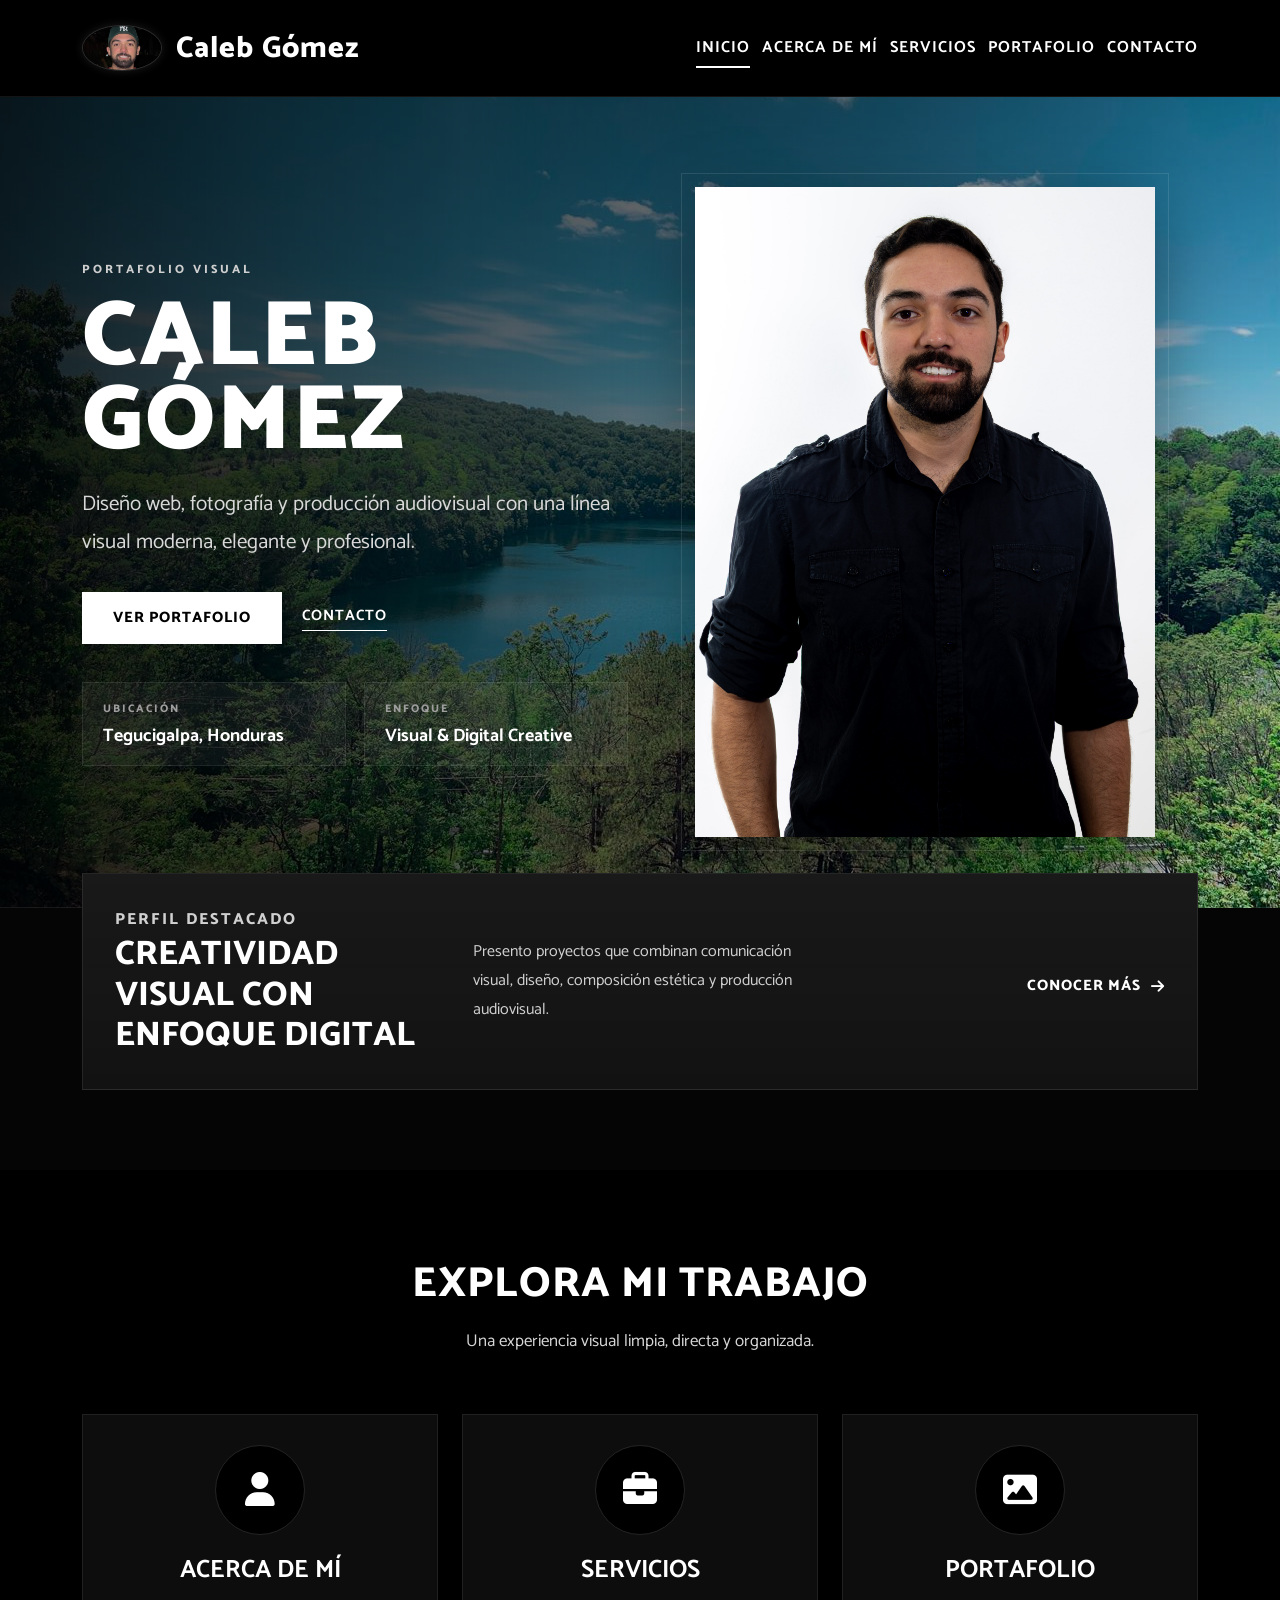
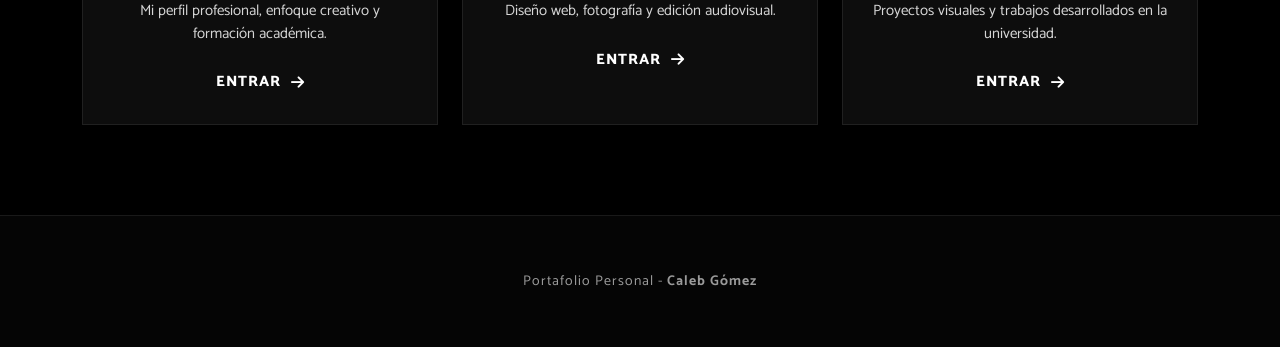
<file: index.html>
<!DOCTYPE html>
<html lang="es">
<head>
<meta charset="utf-8">
<meta name="viewport" content="width=device-width, initial-scale=1">
<title>Inicio | Caleb Gómez</title>
<meta name="description" content="Portafolio personal de Caleb Gómez. Diseño web, fotografía y producción audiovisual.">
<meta name="keywords" content="Caleb Gómez, portafolio, diseño web, fotografía, edición de video">
<meta name="author" content="Caleb Gómez">

<link href="img/favicon.png" rel="shortcut icon">
<link href="css/bootstrap.min.css" rel="stylesheet">
<link href="css/bootstrap-custom.css" rel="stylesheet">
<link href="css/style.css" rel="stylesheet">
<link rel="stylesheet" href="https://cdnjs.cloudflare.com/ajax/libs/font-awesome/6.5.2/css/all.min.css">
<link rel="preconnect" href="https://fonts.googleapis.com">
<link rel="preconnect" href="https://fonts.gstatic.com" crossorigin>
<link href="https://fonts.googleapis.com/css2?family=Catamaran:wght@300;400;500;600;700;800;900&display=swap" rel="stylesheet">
</head>
<body>

<header>
	<div class="container">
		<nav class="navbar navbar-expand-lg navbar-light bg-light">
			<a class="navbar-brand brand-identity" href="index.html">
				<img src="img/caleb-header.jpg" alt="Caleb Gómez" class="brand-avatar">
				<span class="brand-name">Caleb Gómez</span>
			</a>

			<button class="navbar-toggler" type="button" data-bs-toggle="collapse" data-bs-target="#navbar" aria-controls="navbar" aria-expanded="false" aria-label="Abrir navegación">
				<span class="navbar-toggler-icon"></span>
			</button>

			<div class="collapse navbar-collapse" id="navbar">
				<ul class="navbar-nav ms-auto">
					<li class="nav-item"><a class="nav-link active-link nav-transition" href="index.html">Inicio</a></li>
					<li class="nav-item"><a class="nav-link nav-transition" href="acerca.html">Acerca de mí</a></li>
					<li class="nav-item"><a class="nav-link nav-transition" href="servicios.html">Servicios</a></li>
					<li class="nav-item"><a class="nav-link nav-transition" href="portafolio.html">Portafolio</a></li>
					<li class="nav-item"><a class="nav-link nav-transition" href="contacto.html">Contacto</a></li>
				</ul>
			</div>
		</nav>
	</div>
</header>

<main>

<section class="hero-mg page-home">
	<div class="container">
		<div class="row align-items-center gy-5">

			<div class="col-lg-6 col-md-12">
				<div class="hero-mg-content">
					<span class="hero-mg-kicker">PORTAFOLIO VISUAL</span>
					<h1>CALEB<br>GÓMEZ</h1>
					<p>
						Diseño web, fotografía y producción audiovisual con una línea
						visual moderna, elegante y profesional.
					</p>

					<div class="hero-mg-actions">
						<a href="portafolio.html" class="btn-main">Ver portafolio</a>
						<a href="contacto.html" class="btn-line">Contacto</a>
					</div>

					<div class="hero-mg-meta">
						<div>
							<span>Ubicación</span>
							<h4>Tegucigalpa, Honduras</h4>
						</div>
						<div>
							<span>Enfoque</span>
							<h4>Visual & Digital Creative</h4>
						</div>
					</div>
				</div>
			</div>

			<div class="col-lg-6 col-md-12">
				<div class="hero-mg-image-wrap">
					<img src="img/caleb-main.JPEG" alt="Fotografía principal de Caleb Gómez" class="hero-mg-image">
				</div>
			</div>

		</div>
	</div>
</section>

<section class="featured-strip">
	<div class="container">
		<div class="featured-strip-box">
			<div class="row gy-4 align-items-center">
				<div class="col-lg-4">
					<p class="featured-label">PERFIL DESTACADO</p>
					<h3>Creatividad visual con enfoque digital</h3>
				</div>
				<div class="col-lg-4">
					<p>
						Presento proyectos que combinan comunicación visual, diseño,
						composición estética y producción audiovisual.
					</p>
				</div>
				<div class="col-lg-4 text-lg-end">
					<a href="acerca.html" class="mini-link">Conocer más <i class="fa-solid fa-arrow-right"></i></a>
				</div>
			</div>
		</div>
	</div>
</section>

<section class="quick-links section-space">
	<div class="container">
		<div class="section-title">
			<h2>Explora mi trabajo</h2>
			<p class="subtitle">
				Una experiencia visual limpia, directa y organizada.
			</p>
		</div>

		<div class="row gy-4">
			<div class="col-lg-4 col-md-6">
				<article class="service-box quick-card">
					<div class="icon">
						<i class="fa-solid fa-user"></i>
					</div>
					<h3>Acerca de mí</h3>
					<p>Mi perfil profesional, enfoque creativo y formación académica.</p>
					<a href="acerca.html" class="mini-link">Entrar <i class="fa-solid fa-arrow-right"></i></a>
				</article>
			</div>

			<div class="col-lg-4 col-md-6">
				<article class="service-box quick-card">
					<div class="icon">
						<i class="fa-solid fa-briefcase"></i>
					</div>
					<h3>Servicios</h3>
					<p>Diseño web, fotografía y edición audiovisual.</p>
					<a href="servicios.html" class="mini-link">Entrar <i class="fa-solid fa-arrow-right"></i></a>
				</article>
			</div>

			<div class="col-lg-4 col-md-6">
				<article class="service-box quick-card">
					<div class="icon">
						<i class="fa-solid fa-image"></i>
					</div>
					<h3>Portafolio</h3>
					<p>Proyectos visuales y trabajos desarrollados en la universidad.</p>
					<a href="portafolio.html" class="mini-link">Entrar <i class="fa-solid fa-arrow-right"></i></a>
				</article>
			</div>
		</div>
	</div>
</section>

</main>

<footer>
	<div class="container">
		<p>Portafolio Personal - <b>Caleb Gómez</b></p>
	</div>
</footer>

<script src="js/jquery.min.js"></script>
<script src="js/bootstrap.min.js"></script>
<script>
document.addEventListener("DOMContentLoaded", function () {
	document.body.classList.add("loaded");

	const transitionLinks = document.querySelectorAll(".nav-transition, .btn-main, .btn-line, .mini-link");

	transitionLinks.forEach(function(link){
		link.addEventListener("click", function(e){
			const href = this.getAttribute("href");
			if(href && !href.startsWith("#") && !this.hasAttribute("target")){
				e.preventDefault();
				document.body.classList.add("page-exit");
				setTimeout(function(){
					window.location.href = href;
				}, 220);
			}
		});
	});
});
</script>

</body>
</html>
</file>
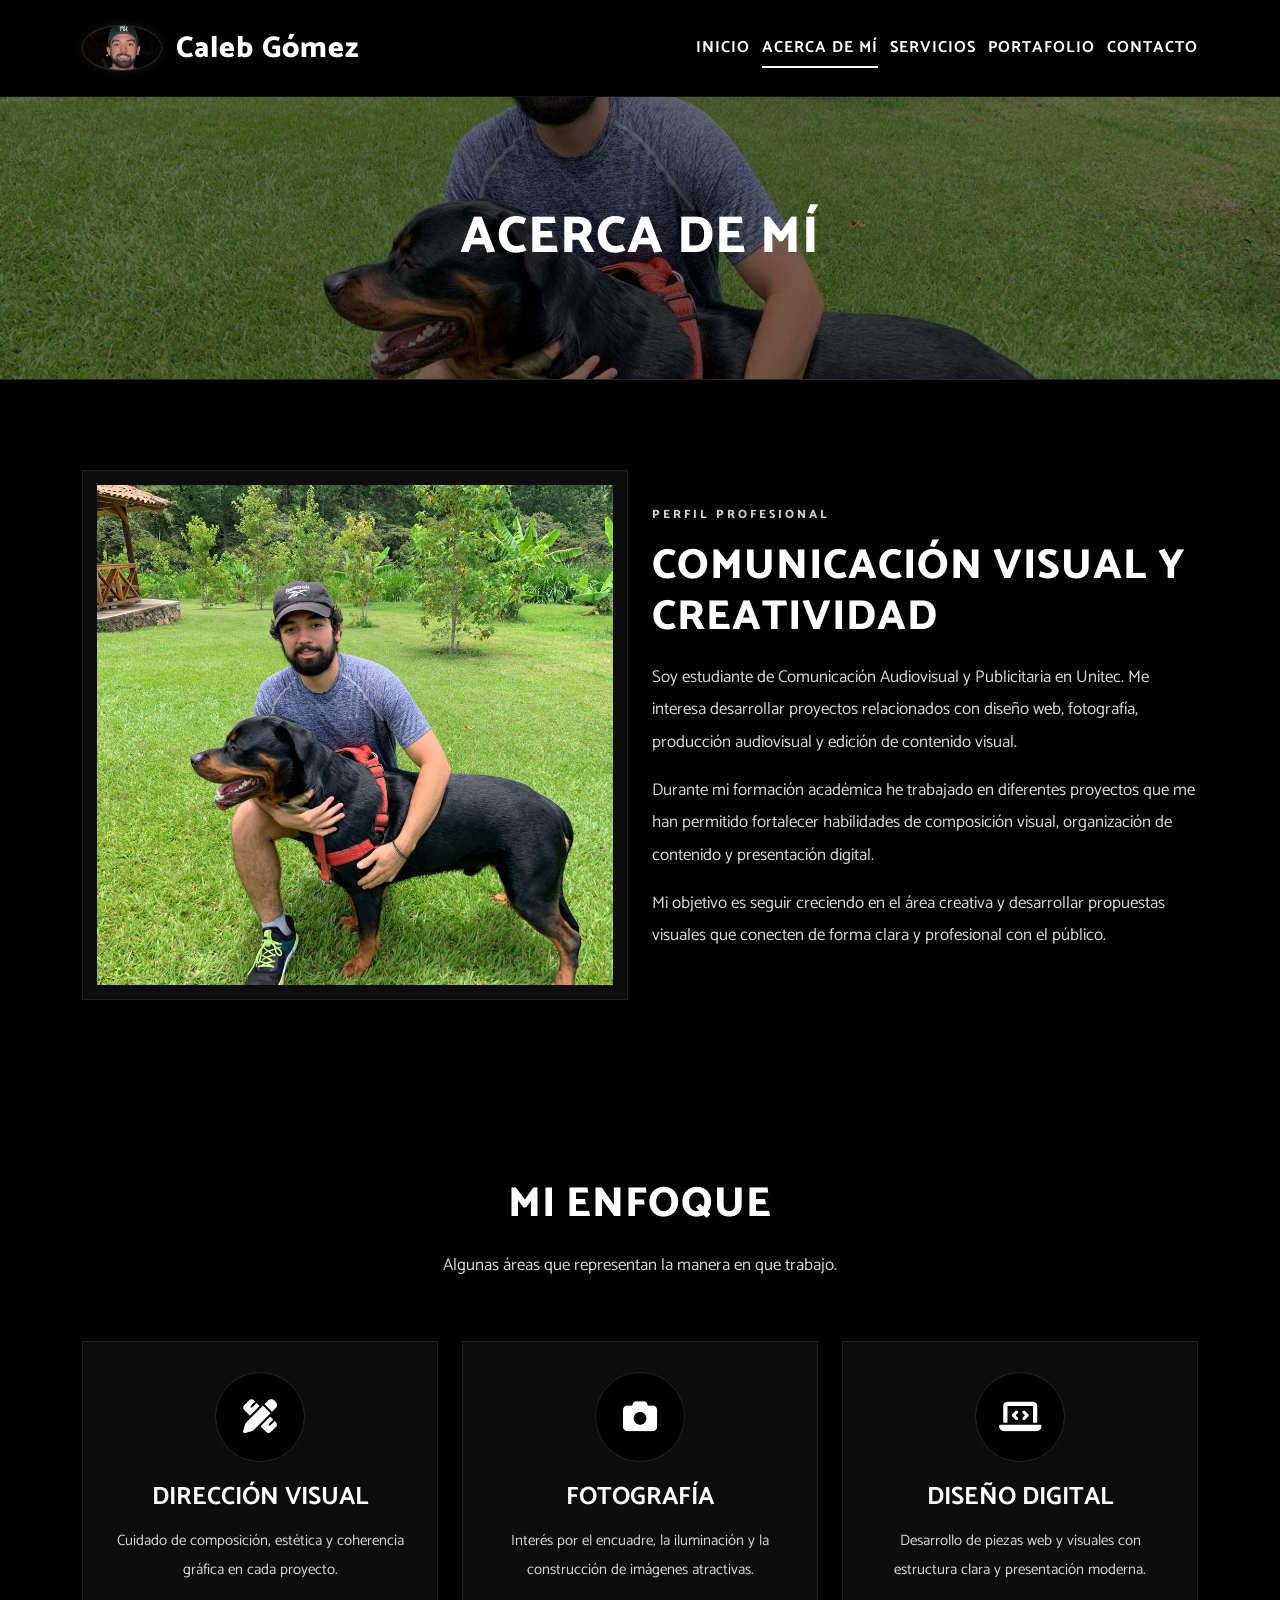
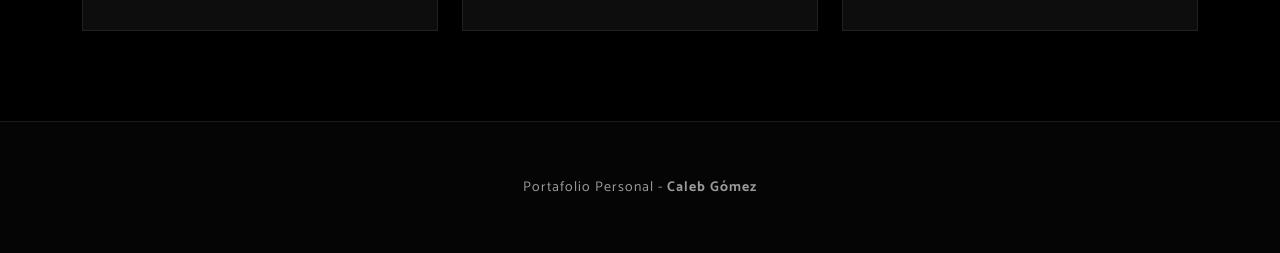
<file: acerca.html>
<!DOCTYPE html>
<html lang="es">
<head>
<meta charset="utf-8">
<meta name="viewport" content="width=device-width, initial-scale=1">
<title>Acerca de mí | Caleb Gómez</title>
<meta name="description" content="Conoce el perfil profesional de Caleb Gómez.">
<meta name="keywords" content="Caleb Gómez, acerca de mí, perfil profesional, portafolio">
<meta name="author" content="Caleb Gómez">

<link href="img/favicon.png" rel="shortcut icon">
<link href="css/bootstrap.min.css" rel="stylesheet">
<link href="css/bootstrap-custom.css" rel="stylesheet">
<link href="css/style.css" rel="stylesheet">
<link rel="stylesheet" href="https://cdnjs.cloudflare.com/ajax/libs/font-awesome/6.5.2/css/all.min.css">
<link rel="preconnect" href="https://fonts.googleapis.com">
<link rel="preconnect" href="https://fonts.gstatic.com" crossorigin>
<link href="https://fonts.googleapis.com/css2?family=Catamaran:wght@300;400;500;600;700;800;900&display=swap" rel="stylesheet">
</head>
<body>

<header>
	<div class="container">
		<nav class="navbar navbar-expand-lg navbar-light bg-light">
			<a class="navbar-brand brand-identity" href="index.html">
				<img src="img/caleb-header.jpg" alt="Caleb Gómez" class="brand-avatar">
				<span class="brand-name">Caleb Gómez</span>
			</a>

			<button class="navbar-toggler" type="button" data-bs-toggle="collapse" data-bs-target="#navbar" aria-controls="navbar" aria-expanded="false" aria-label="Abrir navegación">
				<span class="navbar-toggler-icon"></span>
			</button>

			<div class="collapse navbar-collapse" id="navbar">
				<ul class="navbar-nav ms-auto">
					<li class="nav-item"><a class="nav-link nav-transition" href="index.html">Inicio</a></li>
					<li class="nav-item"><a class="nav-link active-link nav-transition" href="acerca.html">Acerca de mí</a></li>
					<li class="nav-item"><a class="nav-link nav-transition" href="servicios.html">Servicios</a></li>
					<li class="nav-item"><a class="nav-link nav-transition" href="portafolio.html">Portafolio</a></li>
					<li class="nav-item"><a class="nav-link nav-transition" href="contacto.html">Contacto</a></li>
				</ul>
			</div>
		</nav>
	</div>
</header>

<main>

<section class="page-banner page-acerca">
	<div class="container">
		<h1>Acerca de mí</h1>
	</div>
</section>

<section class="about section-space">
	<div class="container">
		<div class="row align-items-center gy-5">
			<div class="col-lg-6 col-md-12">
				<div class="about-image-card">
					<img src="img/background-acerca-de-mi.jpeg" alt="Caleb Gómez en exterior" class="about-cover-img">
				</div>
			</div>

			<div class="col-lg-6 col-md-12">
				<span class="hero-mg-kicker">PERFIL PROFESIONAL</span>
				<h2>Comunicación visual y creatividad</h2>
				<p>
					Soy estudiante de Comunicación Audiovisual y Publicitaria en Unitec.
					Me interesa desarrollar proyectos relacionados con diseño web,
					fotografía, producción audiovisual y edición de contenido visual.
				</p>
				<p>
					Durante mi formación académica he trabajado en diferentes proyectos
					que me han permitido fortalecer habilidades de composición visual,
					organización de contenido y presentación digital.
				</p>
				<p>
					Mi objetivo es seguir creciendo en el área creativa y desarrollar
					propuestas visuales que conecten de forma clara y profesional con el público.
				</p>
			</div>
		</div>
	</div>
</section>

<section class="information section-space">
	<div class="container">
		<div class="section-title">
			<h2>Mi enfoque</h2>
			<p class="subtitle">
				Algunas áreas que representan la manera en que trabajo.
			</p>
		</div>

		<div class="row gy-4">
			<div class="col-lg-4 col-md-6">
				<article class="service-box">
					<div class="icon">
						<i class="fa-solid fa-pen-ruler"></i>
					</div>
					<h3>Dirección visual</h3>
					<p>Cuidado de composición, estética y coherencia gráfica en cada proyecto.</p>
				</article>
			</div>

			<div class="col-lg-4 col-md-6">
				<article class="service-box">
					<div class="icon">
						<i class="fa-solid fa-camera"></i>
					</div>
					<h3>Fotografía</h3>
					<p>Interés por el encuadre, la iluminación y la construcción de imágenes atractivas.</p>
				</article>
			</div>

			<div class="col-lg-4 col-md-6">
				<article class="service-box">
					<div class="icon">
						<i class="fa-solid fa-laptop-code"></i>
					</div>
					<h3>Diseño digital</h3>
					<p>Desarrollo de piezas web y visuales con estructura clara y presentación moderna.</p>
				</article>
			</div>
		</div>
	</div>
</section>

</main>

<footer>
	<div class="container">
		<p>Portafolio Personal - <b>Caleb Gómez</b></p>
	</div>
</footer>

<script src="js/jquery.min.js"></script>
<script src="js/bootstrap.min.js"></script>
<script>
document.addEventListener("DOMContentLoaded", function () {
	document.body.classList.add("loaded");

	const transitionLinks = document.querySelectorAll(".nav-transition, .mini-link");

	transitionLinks.forEach(function(link){
		link.addEventListener("click", function(e){
			const href = this.getAttribute("href");
			if(href && !href.startsWith("#") && !this.hasAttribute("target")){
				e.preventDefault();
				document.body.classList.add("page-exit");
				setTimeout(function(){
					window.location.href = href;
				}, 220);
			}
		});
	});
});
</script>

</body>
</html>
</file>
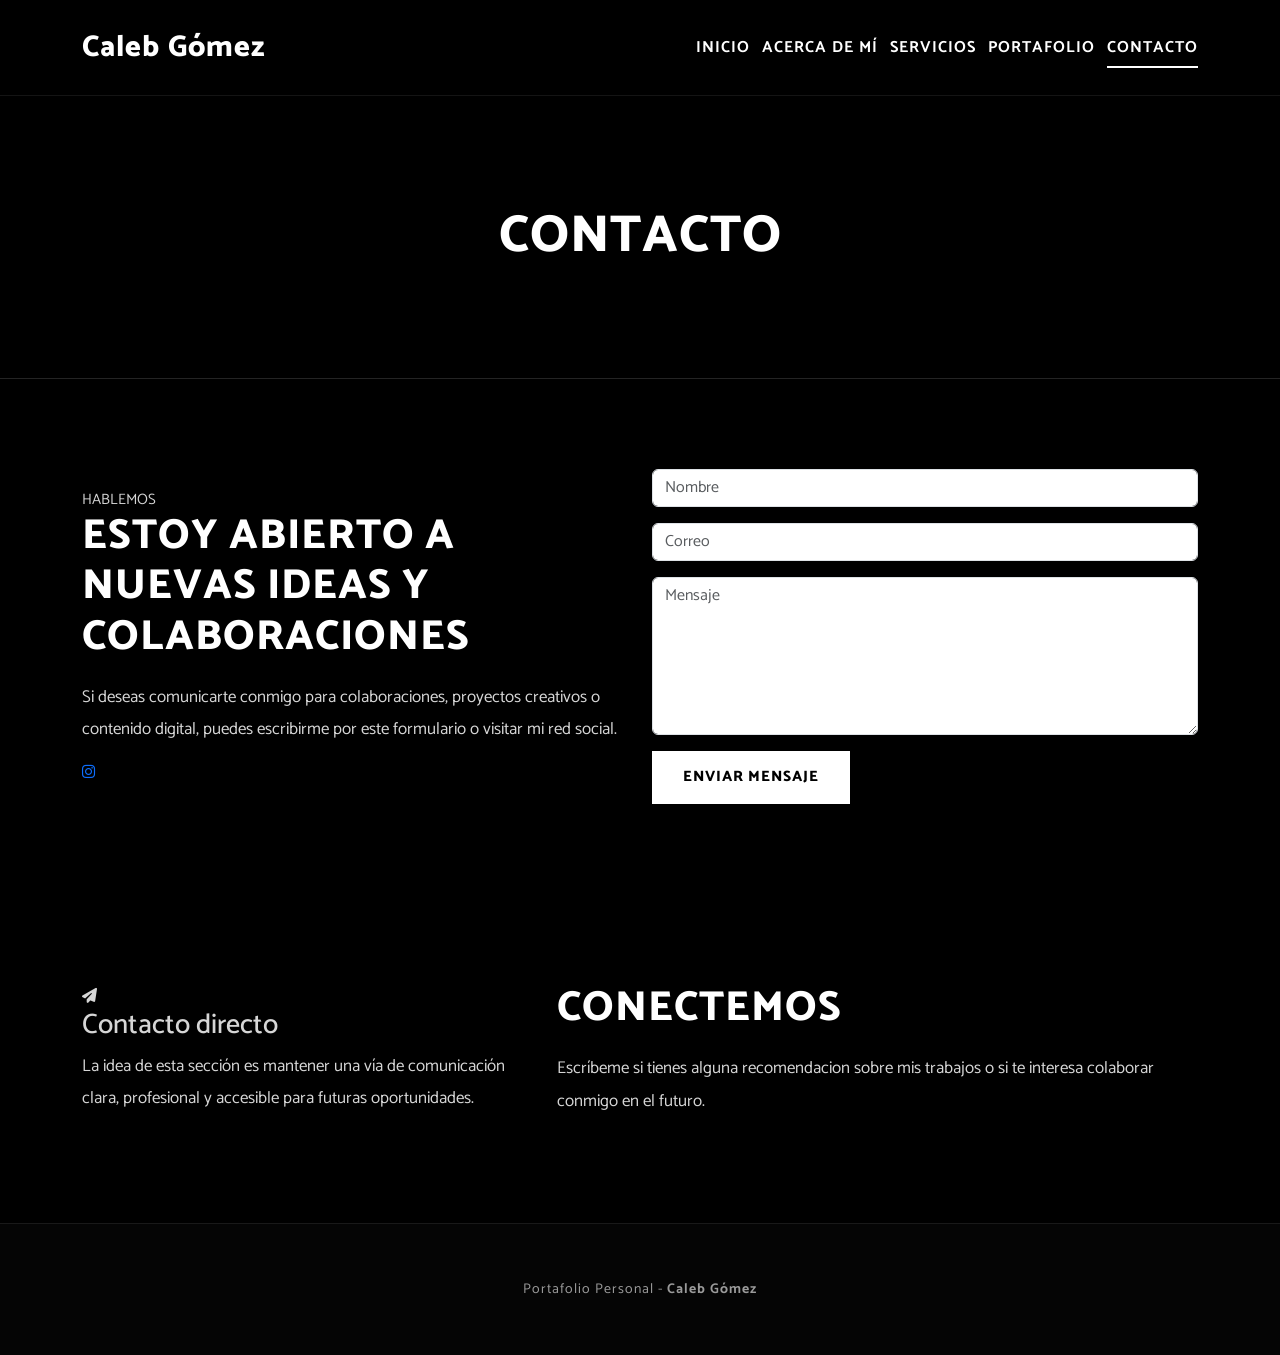
<file: contacto.html>
<!DOCTYPE html>
<html lang="es">
<head>
<meta charset="utf-8">
<meta name="viewport" content="width=device-width, initial-scale=1">
<title>Contacto | Portafolio Caleb Gómez</title>
<meta name="description" content="Contacto de Caleb Gómez para colaboraciones, proyectos creativos y contenido digital.">
<meta name="keywords" content="Caleb Gómez, contacto, portafolio, instagram, proyectos creativos">
<meta name="author" content="Caleb Gómez">

<link href="img/favicon.png" rel="shortcut icon">
<link href="css/bootstrap.min.css" rel="stylesheet">
<link href="css/bootstrap-custom.css" rel="stylesheet">
<link href="css/style.css" rel="stylesheet">
<link rel="stylesheet" href="https://cdnjs.cloudflare.com/ajax/libs/font-awesome/6.5.2/css/all.min.css">
<link rel="preconnect" href="https://fonts.googleapis.com">
<link rel="preconnect" href="https://fonts.gstatic.com" crossorigin>
<link href="https://fonts.googleapis.com/css2?family=Catamaran:wght@300;400;500;600;700;800;900&display=swap" rel="stylesheet">
</head>
<body>

<header>
	<div class="container">
		<nav class="navbar navbar-expand-lg navbar-light bg-light">
			<a class="navbar-brand brand-name" href="index.html">Caleb Gómez</a>

			<button class="navbar-toggler" type="button" data-bs-toggle="collapse" data-bs-target="#navbar" aria-controls="navbar" aria-expanded="false" aria-label="Abrir navegación">
				<span class="navbar-toggler-icon"></span>
			</button>

			<div class="collapse navbar-collapse" id="navbar">
				<ul class="navbar-nav ms-auto">
					<li class="nav-item"><a class="nav-link nav-transition" href="index.html">Inicio</a></li>
					<li class="nav-item"><a class="nav-link nav-transition" href="acerca.html">Acerca de mí</a></li>
					<li class="nav-item"><a class="nav-link nav-transition" href="servicios.html">Servicios</a></li>
					<li class="nav-item"><a class="nav-link nav-transition" href="portafolio.html">Portafolio</a></li>
					<li class="nav-item"><a class="nav-link active-link nav-transition" href="contacto.html">Contacto</a></li>
				</ul>
			</div>
		</nav>
	</div>
</header>

<main>

<section class="page-banner">
	<div class="container">
		<h1>Contacto</h1>
	</div>
</section>

<section class="contact section-space">
	<div class="container">
		<div class="row align-items-center gy-5">

			<div class="col-lg-6 col-md-12">
				<span class="hero-label">HABLEMOS</span>
				<h2>Estoy abierto a nuevas ideas y colaboraciones</h2>
				<p>
					Si deseas comunicarte conmigo para colaboraciones, proyectos creativos
					o contenido digital, puedes escribirme por este formulario o visitar mi red social.
				</p>

				<div class="social-links">
					<a href="https://www.instagram.com/joshkleb/" target="_blank" aria-label="Instagram de Caleb Gómez">
						<i class="fa-brands fa-instagram"></i>
					</a>
				</div>
			</div>

			<div class="col-lg-6 col-md-12">
				<form class="contact-form">
					<div class="mb-3">
						<input type="text" class="form-control" placeholder="Nombre" required>
					</div>

					<div class="mb-3">
						<input type="email" class="form-control" placeholder="Correo" required>
					</div>

					<div class="mb-3">
						<textarea class="form-control" rows="6" placeholder="Mensaje" required></textarea>
					</div>

					<button type="submit" class="btn-main">Enviar mensaje</button>
				</form>
			</div>

		</div>
	</div>
</section>

<section class="about section-space">
	<div class="container">
		<div class="row align-items-center gy-4">
			<div class="col-lg-5 col-md-12">
				<div class="highlight-card">
					<div class="highlight-icon">
						<i class="fa-solid fa-paper-plane"></i>
					</div>
					<h3>Contacto directo</h3>
					<p>
						La idea de esta sección es mantener una vía de comunicación clara,
						profesional y accesible para futuras oportunidades.
					</p>
				</div>
			</div>

			<div class="col-lg-7 col-md-12">
				<h2>Conectemos</h2>
				<p>
					Escríbeme si tienes alguna recomendacion sobre mis trabajos o si te interesa colaborar conmigo en el futuro.
				</p>
				
			</div>
		</div>
	</div>
</section>

</main>

<footer>
	<div class="container">
		<p>Portafolio Personal - <b>Caleb Gómez</b></p>
	</div>
</footer>

<script src="js/jquery.min.js"></script>
<script src="js/bootstrap.min.js"></script>

<script>
document.addEventListener("DOMContentLoaded", function () {
	document.body.classList.add("loaded");

	const transitionLinks = document.querySelectorAll(".nav-transition");

	transitionLinks.forEach(function(link){
		link.addEventListener("click", function(e){
			const href = this.getAttribute("href");

			if(href && !href.startsWith("#") && !this.hasAttribute("target")){
				e.preventDefault();
				document.body.classList.add("page-exit");

				setTimeout(function(){
					window.location.href = href;
				}, 350);
			}
		});
	});
});
</script>

</body>
</html>
</file>
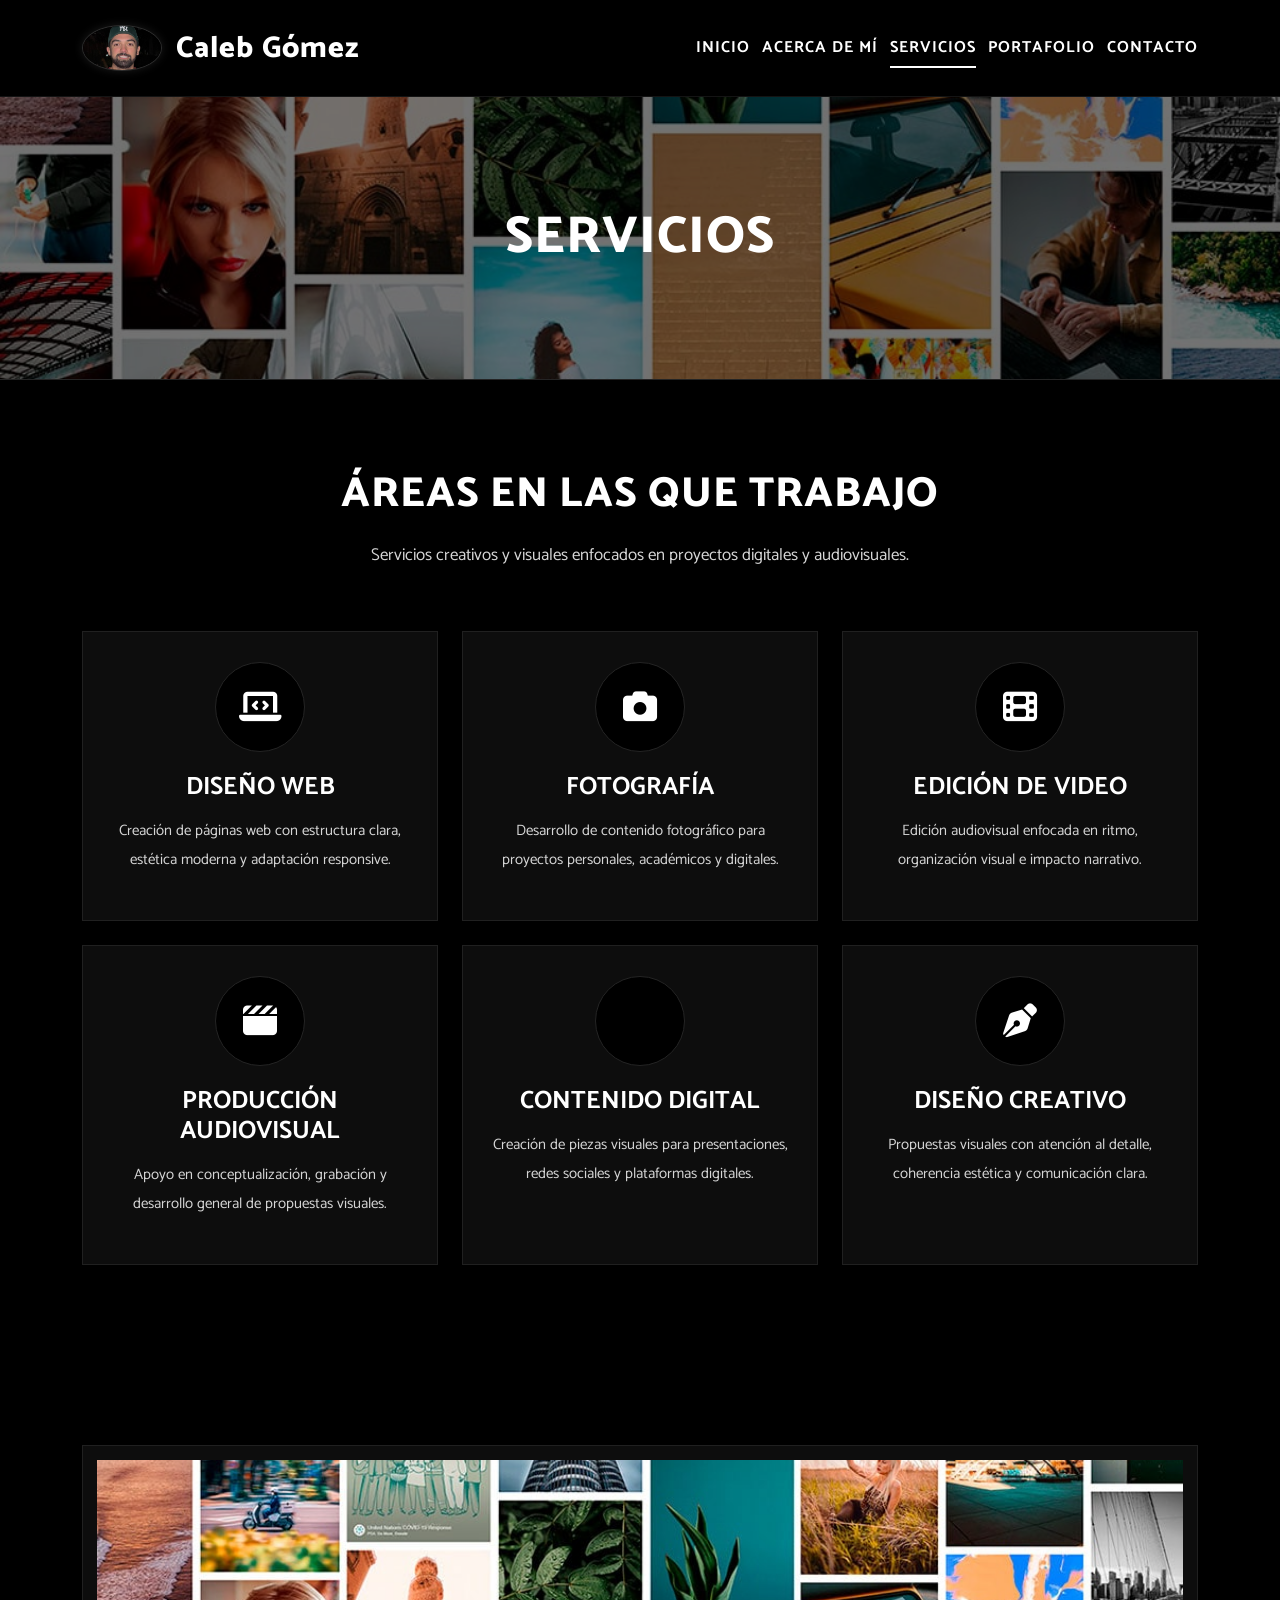
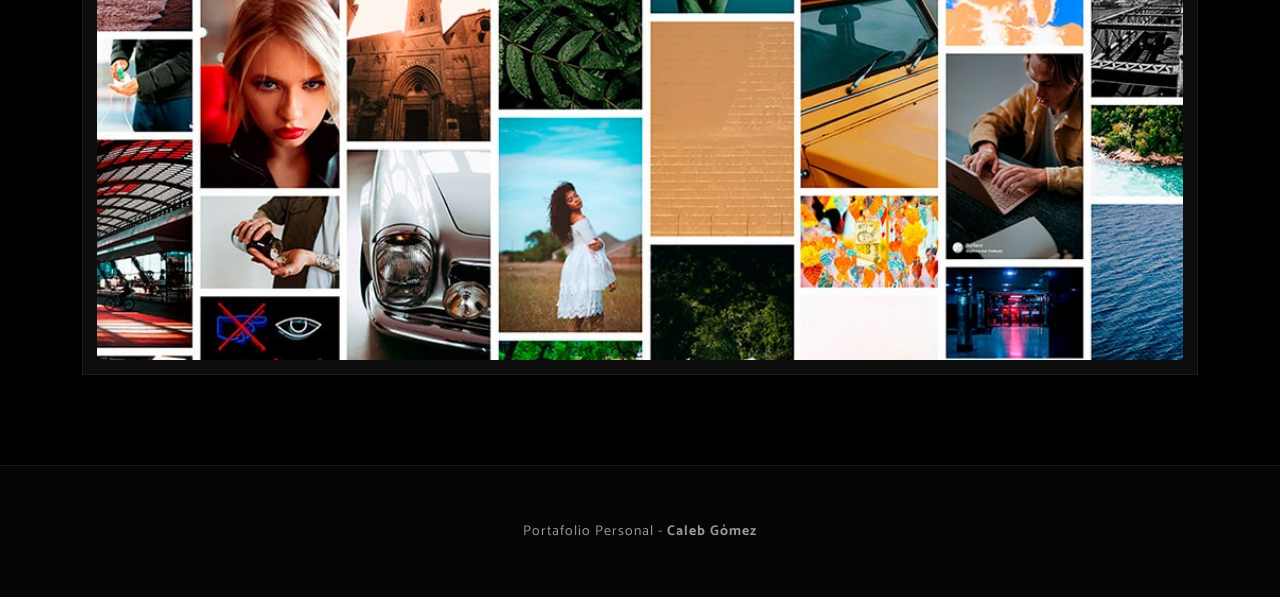
<file: servicios.html>
<!DOCTYPE html>
<html lang="es">
<head>
<meta charset="utf-8">
<meta name="viewport" content="width=device-width, initial-scale=1">
<title>Servicios | Caleb Gómez</title>
<meta name="description" content="Servicios creativos de Caleb Gómez en diseño web, fotografía y edición de video.">
<meta name="keywords" content="Caleb Gómez, servicios, diseño web, fotografía, edición de video">
<meta name="author" content="Caleb Gómez">

<link href="img/favicon.png" rel="shortcut icon">
<link href="css/bootstrap.min.css" rel="stylesheet">
<link href="css/bootstrap-custom.css" rel="stylesheet">
<link href="css/style.css" rel="stylesheet">
<link rel="stylesheet" href="https://cdnjs.cloudflare.com/ajax/libs/font-awesome/6.5.2/css/all.min.css">
<link rel="preconnect" href="https://fonts.googleapis.com">
<link rel="preconnect" href="https://fonts.gstatic.com" crossorigin>
<link href="https://fonts.googleapis.com/css2?family=Catamaran:wght@300;400;500;600;700;800;900&display=swap" rel="stylesheet">
</head>
<body>

<header>
	<div class="container">
		<nav class="navbar navbar-expand-lg navbar-light bg-light">
			<a class="navbar-brand brand-identity" href="index.html">
				<img src="img/caleb-header.jpg" alt="Caleb Gómez" class="brand-avatar">
				<span class="brand-name">Caleb Gómez</span>
			</a>

			<button class="navbar-toggler" type="button" data-bs-toggle="collapse" data-bs-target="#navbar" aria-controls="navbar" aria-expanded="false" aria-label="Abrir navegación">
				<span class="navbar-toggler-icon"></span>
			</button>

			<div class="collapse navbar-collapse" id="navbar">
				<ul class="navbar-nav ms-auto">
					<li class="nav-item"><a class="nav-link nav-transition" href="index.html">Inicio</a></li>
					<li class="nav-item"><a class="nav-link nav-transition" href="acerca.html">Acerca de mí</a></li>
					<li class="nav-item"><a class="nav-link active-link nav-transition" href="servicios.html">Servicios</a></li>
					<li class="nav-item"><a class="nav-link nav-transition" href="portafolio.html">Portafolio</a></li>
					<li class="nav-item"><a class="nav-link nav-transition" href="contacto.html">Contacto</a></li>
				</ul>
			</div>
		</nav>
	</div>
</header>

<main>

<section class="page-banner page-servicios">
	<div class="container">
		<h1>Servicios</h1>
	</div>
</section>

<section class="services section-space">
	<div class="container">
		<div class="section-title">
			<h2>Áreas en las que trabajo</h2>
			<p class="subtitle">
				Servicios creativos y visuales enfocados en proyectos digitales y audiovisuales.
			</p>
		</div>

		<div class="row gy-4">
			<div class="col-lg-4 col-md-6">
				<article class="service-box">
					<div class="icon">
						<i class="fa-solid fa-laptop-code"></i>
					</div>
					<h3>Diseño Web</h3>
					<p>Creación de páginas web con estructura clara, estética moderna y adaptación responsive.</p>
				</article>
			</div>

			<div class="col-lg-4 col-md-6">
				<article class="service-box">
					<div class="icon">
						<i class="fa-solid fa-camera"></i>
					</div>
					<h3>Fotografía</h3>
					<p>Desarrollo de contenido fotográfico para proyectos personales, académicos y digitales.</p>
				</article>
			</div>

			<div class="col-lg-4 col-md-6">
				<article class="service-box">
					<div class="icon">
						<i class="fa-solid fa-film"></i>
					</div>
					<h3>Edición de Video</h3>
					<p>Edición audiovisual enfocada en ritmo, organización visual e impacto narrativo.</p>
				</article>
			</div>

			<div class="col-lg-4 col-md-6">
				<article class="service-box">
					<div class="icon">
						<i class="fa-solid fa-clapperboard"></i>
					</div>
					<h3>Producción Audiovisual</h3>
					<p>Apoyo en conceptualización, grabación y desarrollo general de propuestas visuales.</p>
				</article>
			</div>

			<div class="col-lg-4 col-md-6">
				<article class="service-box">
					<div class="icon">
						<i class="fa-solid fa-photos"></i>
					</div>
					<h3>Contenido Digital</h3>
					<p>Creación de piezas visuales para presentaciones, redes sociales y plataformas digitales.</p>
				</article>
			</div>

			<div class="col-lg-4 col-md-6">
				<article class="service-box">
					<div class="icon">
						<i class="fa-solid fa-pen-nib"></i>
					</div>
					<h3>Diseño Creativo</h3>
					<p>Propuestas visuales con atención al detalle, coherencia estética y comunicación clara.</p>
				</article>
			</div>
		</div>
	</div>
</section>

<section class="services-image-section section-space">
	<div class="container">
		<div class="services-image-card">
			<img src="img/background-servicios.jpg" alt="Imagen abstracta de colores para servicios" class="services-cover-img">
		</div>
	</div>
</section>

</main>

<footer>
	<div class="container">
		<p>Portafolio Personal - <b>Caleb Gómez</b></p>
	</div>
</footer>

<script src="js/jquery.min.js"></script>
<script src="js/bootstrap.min.js"></script>
<script>
document.addEventListener("DOMContentLoaded", function () {
	document.body.classList.add("loaded");

	const transitionLinks = document.querySelectorAll(".nav-transition, .mini-link");

	transitionLinks.forEach(function(link){
		link.addEventListener("click", function(e){
			const href = this.getAttribute("href");
			if(href && !href.startsWith("#") && !this.hasAttribute("target")){
				e.preventDefault();
				document.body.classList.add("page-exit");
				setTimeout(function(){
					window.location.href = href;
				}, 220);
			}
		});
	});
});
</script>

</body>
</html>
</file>
<file: css/style.css>
@import url('https://fonts.googleapis.com/css2?family=Catamaran:wght@100..900&display=swap');

:root{
--menu-hover:#ffffff;
--color-titles:#ffffff;
--bg-gray:#0d0d0f;
--bg-footer:#050505;
--color-footer:#9a9a9a;
--bg-dark:#000000;
--bg-card:#0d0d0d;
--text-soft:#d6d6d6;
--border-color:#242424;
}

html{
scroll-behavior:smooth;
}

body{
font-family:'Catamaran', sans-serif;
margin:0;
color:var(--text-soft);
background-color:var(--bg-dark);
font-size:15px;
opacity:0;
transform:translateY(10px);
transition:opacity 0.35s ease, transform 0.35s ease;
overflow-x:hidden;
}

body.loaded{
opacity:1;
transform:translateY(0);
}

body.page-exit{
opacity:0;
transform:translateY(8px);
}

img{
max-width:100%;
display:block;
}

a{
transition:all 0.25s ease;
outline:0 !important;
}

header{
background-color:rgba(0,0,0,0.92);
padding:12px 0;
position:sticky;
top:0;
z-index:1000;
border-bottom:1px solid rgba(255,255,255,0.08);
}

.brand-identity{
display:flex;
align-items:center;
gap:14px;
text-decoration:none;
}

.brand-avatar{
width:46px;
height:46px;
border-radius:50%;
object-fit:cover;
object-position:50% 30%;
border:1px solid rgba(255,255,255,0.18);
box-shadow:0 0 10px rgba(255,255,255,0.10);
}

.brand-name{
font-size:30px;
font-weight:800;
color:#fff !important;
text-decoration:none;
letter-spacing:1px;
margin:0;
}

.navbar-light{
background-color:transparent !important;
font-size:16px;
}

.navbar-light .navbar-nav .nav-link{
color:#ffffff;
font-weight:700;
margin-left:12px;
text-transform:uppercase;
letter-spacing:1px;
position:relative;
padding:8px 0 !important;
}

.navbar-light .navbar-nav .nav-link::after{
content:"";
position:absolute;
left:0;
bottom:0;
width:0;
height:2px;
background:#fff;
transition:width 0.25s ease;
}

.navbar-light .navbar-nav .nav-link:hover::after,
.navbar-light .navbar-nav .active-link::after{
width:100%;
}

.navbar-light .navbar-nav .nav-link:hover,
.active-link{
color:#ffffff !important;
opacity:1;
}

.navbar-light .navbar-toggler{
background-color:transparent;
border:1px solid #fff;
border-radius:0;
}

.navbar-light .navbar-toggler:focus{
box-shadow:none;
}

.navbar-light .navbar-toggler-icon{
filter:invert(1);
}

.hero-mg{
position:relative;
padding:90px 0 70px;
min-height:88vh;
display:flex;
align-items:center;
background:
linear-gradient(90deg, rgba(0,0,0,0.85) 0%, rgba(0,0,0,0.55) 45%, rgba(0,0,0,0.15) 100%),
url("../img/background-index.jpeg");
background-size:cover;
background-position:center;
overflow:hidden;
border-bottom:1px solid rgba(255,255,255,0.08);
}

.hero-mg::after{
content:"";
position:absolute;
top:0;
left:0;
width:100%;
height:100%;
background:linear-gradient(180deg, rgba(0,0,0,0.25), transparent 40%);
pointer-events:none;
}

.hero-mg-content{
position:relative;
z-index:2;
max-width:620px;
}

.hero-mg-kicker{
display:inline-block;
font-size:12px;
font-weight:800;
letter-spacing:3px;
color:#cfcfcf;
margin-bottom:18px;
text-transform:uppercase;
}

.hero-mg h1{
font-size:92px;
line-height:0.92;
font-weight:900;
color:#fff;
letter-spacing:2px;
text-transform:uppercase;
margin-bottom:20px;
}

.hero-mg p{
font-size:21px;
line-height:1.8;
color:#d8d8d8;
max-width:560px;
margin-bottom:30px;
}

.hero-mg-actions{
display:flex;
align-items:center;
gap:20px;
flex-wrap:wrap;
margin-bottom:38px;
}

.btn-main{
display:inline-block;
background-color:#ffffff;
color:#000;
text-decoration:none;
padding:14px 30px;
border-radius:0;
font-weight:800;
border:1px solid #ffffff;
text-transform:uppercase;
letter-spacing:1px;
}

.btn-main:hover{
background-color:transparent;
color:#fff;
border:1px solid #fff;
transform:translateY(-2px);
}

.btn-line{
color:#fff;
text-decoration:none;
font-weight:700;
letter-spacing:1px;
text-transform:uppercase;
position:relative;
padding-bottom:4px;
}

.btn-line::after{
content:"";
position:absolute;
left:0;
bottom:0;
width:100%;
height:1px;
background:#fff;
transition:opacity 0.25s ease;
}

.btn-line:hover{
color:#fff;
opacity:0.75;
}

.btn-line:hover::after{
opacity:0.5;
}

.hero-mg-meta{
display:grid;
grid-template-columns:repeat(2, minmax(0,1fr));
gap:18px;
}

.hero-mg-meta div{
padding:18px 20px;
background:rgba(255,255,255,0.04);
border:1px solid rgba(255,255,255,0.08);
}

.hero-mg-meta span{
display:block;
font-size:11px;
font-weight:800;
letter-spacing:2px;
text-transform:uppercase;
color:#9f9f9f;
margin-bottom:8px;
}

.hero-mg-meta h4{
font-size:18px;
font-weight:700;
color:#fff;
margin:0;
}

.hero-mg-image-wrap{
position:relative;
z-index:2;
max-width:460px;
margin:0 auto;
}

.hero-mg-image-wrap::before{
content:"";
position:absolute;
inset:-14px;
border:1px solid rgba(255,255,255,0.10);
pointer-events:none;
}

.hero-mg-image{
width:100%;
height:650px;
object-fit:cover;
object-position:center top;
display:block;
box-shadow:0 24px 70px rgba(0,0,0,0.40);
transition:transform 0.3s ease;
}

.hero-mg-image:hover{
transform:scale(1.01);
}

.featured-strip{
background:#050505;
padding:0 0 80px;
}

.featured-strip-box{
margin-top:-35px;
position:relative;
z-index:4;
background:linear-gradient(180deg, rgba(255,255,255,0.05), rgba(255,255,255,0.02));
border:1px solid rgba(255,255,255,0.08);
padding:32px;
}

.featured-label{
font-size:12px;
font-weight:800;
letter-spacing:2px;
text-transform:uppercase;
color:#9d9d9d;
margin-bottom:10px;
}

.featured-strip-box h3{
font-size:34px;
font-weight:800;
color:#fff;
margin-bottom:0;
text-transform:uppercase;
}

.featured-strip-box p{
margin:0;
font-size:16px;
line-height:1.8;
color:#d0d0d0;
}

.page-banner{
background-size:cover;
background-position:center;
padding:110px 0;
text-align:center;
border-bottom:1px solid var(--border-color);
position:relative;
}

.page-banner::before{
content:"";
position:absolute;
inset:0;
background:rgba(0,0,0,0.55);
}

.page-banner .container{
position:relative;
z-index:2;
}

.page-banner h1{
color:#fff;
font-size:52px;
font-weight:800;
margin:0;
text-transform:uppercase;
letter-spacing:1px;
}

.page-acerca{
background-image:url("../img/background-acerca-de-mi.jpeg");
}

.page-servicios{
background-image:url("../img/background-servicios.jpg");
}

.page-portafolio{
background-image:url("../img/background-portafolio.jpg");
}

.section-space{
padding:90px 0;
}

.about,
.quick-links,
.services,
.information,
.contact,
.portfolio-image-section,
.services-image-section{
background-color:#000000;
}

.section-title{
text-align:center;
margin-bottom:60px;
}

.subtitle{
margin-bottom:0;
color:var(--text-soft);
font-size:17px;
}

.about h2,
.quick-links h2,
.services h2,
.information h2,
.contact h2{
color:var(--color-titles);
font-size:42px;
font-weight:800;
margin-bottom:18px;
text-transform:uppercase;
letter-spacing:1px;
}

.about p,
.services p,
.information p,
.contact p{
color:var(--text-soft);
font-size:17px;
line-height:1.9;
}

.service-box,
.info-box,
.featured-strip-box,
.about-image-card,
.services-image-card,
.portfolio-cover-card{
background-color:#0d0d0d;
border:1px solid rgba(255,255,255,0.08);
transition:transform 0.25s ease, border-color 0.25s ease;
}

.service-box{
padding:30px 25px;
height:100%;
text-align:center;
}

.service-box:hover,
.info-box:hover,
.about-image-card:hover,
.services-image-card:hover,
.portfolio-cover-card:hover{
transform:translateY(-4px);
border-color:rgba(255,255,255,0.18);
}

.service-box h3{
color:#ffffff;
font-weight:700;
margin-top:20px;
margin-bottom:15px;
font-size:25px;
text-transform:uppercase;
}

.service-box p{
font-size:15px;
color:var(--text-soft);
}

.icon{
width:90px;
height:90px;
margin:0 auto;
display:flex;
align-items:center;
justify-content:center;
background-color:#000;
border-radius:50%;
border:1px solid var(--border-color);
}

.icon i{
font-size:34px;
color:#ffffff;
}

.mini-link{
display:inline-flex;
align-items:center;
gap:10px;
text-decoration:none;
color:#fff;
font-weight:800;
text-transform:uppercase;
letter-spacing:1px;
margin-top:10px;
}

.mini-link:hover{
opacity:0.75;
color:#fff;
}

.about-image-card,
.services-image-card,
.portfolio-cover-card{
padding:14px;
}

.about-cover-img,
.services-cover-img,
.portfolio-cover-img{
width:100%;
height:500px;
object-fit:cover;
}

.info-box{
margin-bottom:20px;
padding:15px;
height:100%;
}

.info-box img{
width:100%;
height:220px;
object-fit:cover;
margin-bottom:15px;
transition:0.25s ease;
}

.info-box a:hover img{
opacity:0.88;
}

.info-box h4{
color:#ffffff;
font-weight:700;
font-size:22px;
text-transform:uppercase;
}

.info-box p{
font-size:14px;
color:var(--text-soft);
}

footer{
background:var(--bg-footer);
padding:55px 0;
text-align:center;
border-top:1px solid rgba(255,255,255,0.08);
}

footer p{
color:var(--color-footer);
font-size:14px;
margin:0;
letter-spacing:1px;
}

@media (max-width:1199px){
.hero-mg h1{
font-size:74px;
}

.hero-mg-image{
height:580px;
}
}

@media (max-width:991px){
.hero-mg{
padding:70px 0 60px;
text-align:center;
min-height:auto;
}

.hero-mg-content{
margin:0 auto;
}

.hero-mg h1{
font-size:54px;
}

.hero-mg p{
font-size:17px;
margin-left:auto;
margin-right:auto;
}

.hero-mg-actions{
justify-content:center;
}

.hero-mg-meta{
grid-template-columns:1fr;
}

.hero-mg-image-wrap{
max-width:360px;
margin-top:10px;
}

.hero-mg-image{
height:500px;
}

.about h2,
.quick-links h2,
.services h2,
.information h2,
.contact h2{
font-size:34px;
}

.about-image-card,
.services-image-card,
.portfolio-cover-card{
margin-top:10px;
}
}

@media (max-width:767px){
header{
padding:8px 0;
}

.brand-avatar{
width:38px;
height:38px;
}

.brand-name{
font-size:20px;
}

.navbar-light .navbar-nav .nav-link{
margin-left:0;
padding:10px 0 !important;
}

.hero-mg{
padding:50px 0 45px;
}

.hero-mg h1{
font-size:38px;
}

.hero-mg p{
font-size:15px;
}

.hero-mg-image{
height:390px;
}

.featured-strip-box{
padding:24px;
margin-top:0;
}

.featured-strip-box h3{
font-size:24px;
}

.page-banner{
padding:85px 0;
}

.page-banner h1{
font-size:34px;
}

.section-space{
padding:70px 0;
}

.about-cover-img,
.services-cover-img,
.portfolio-cover-img{
height:300px;
}

.info-box img{
height:200px;
}
}
</file>
